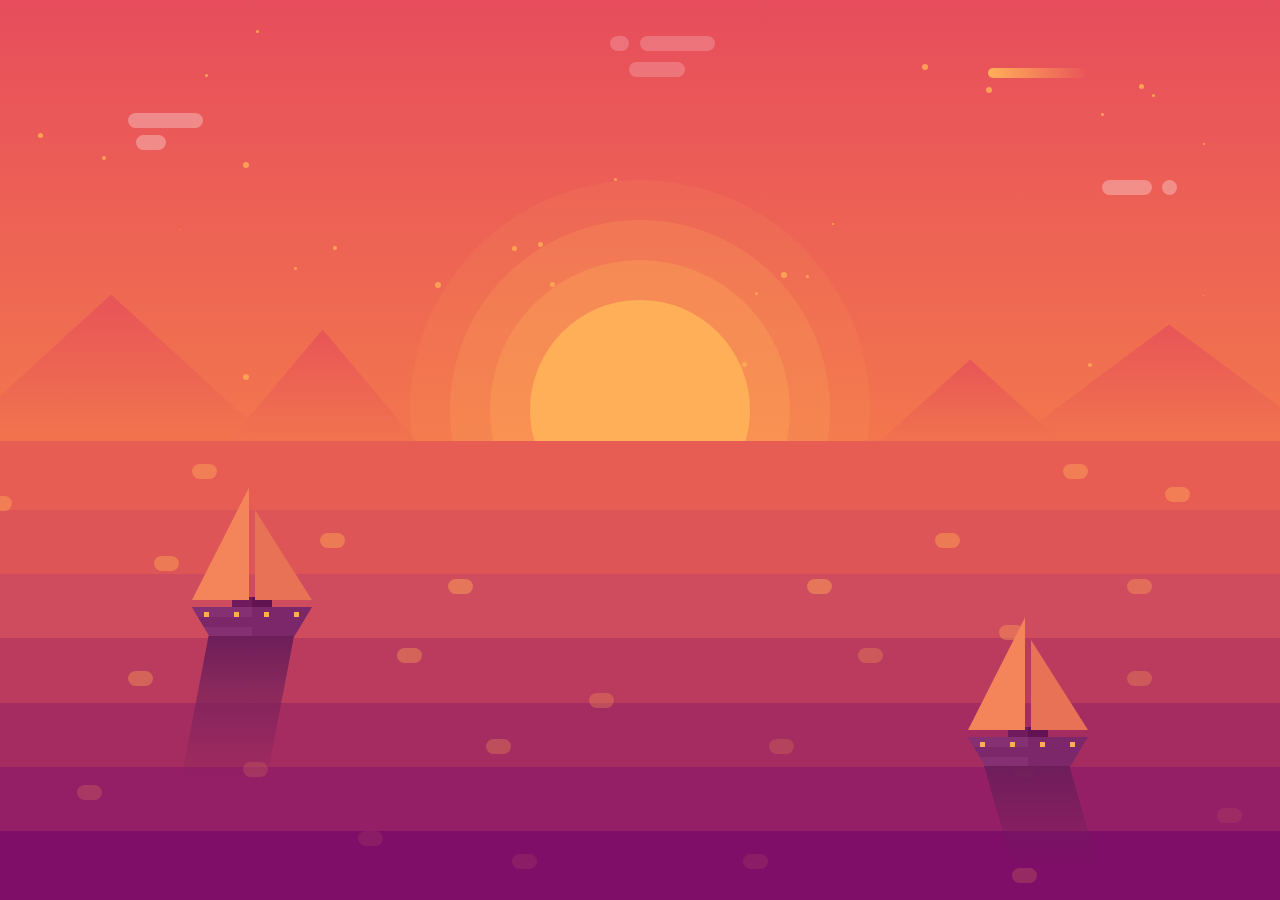
<file: index.html>
<html lang="en">
<head>
    <meta charset="UTF-8">
    <meta name="viewport" content="width=, initial-scale=1.0">
    <title>Document</title>
    <link rel="stylesheet" href="style.css">
</head>
<body>
     
    <div class="top">
        <div class="stars">
            <div class="star"></div>
            <div class="star"></div>
            <div class="star"></div>
            <div class="star"></div>            
            <div class="star"></div>            
            <div class="star"></div>            
            <div class="star"></div>            
            <div class="star"></div>            
            <div class="star"></div>            
            <div class="star"></div>            
            <div class="star"></div>            
            <div class="star"></div>            
            <div class="star"></div>            
            <div class="star"></div>            
            <div class="star"></div>            
            <div class="star"></div>
            <div class="star"></div>
            <div class="star"></div>
            <div class="star"></div>
            <div class="star"></div>
            <div class="star"></div>
            <div class="star"></div>
            <div class="star"></div>
            <div class="star"></div>
            <div class="star"></div>
            <div class="star"></div>
            <div class="star"></div>
            <div class="star"></div>
            <div class="star"></div>          
        </div>
        <div class="shooting-star"></div>
        <div class="clouds">
            <div class="cloud"></div>
            <div class="cloud"></div>
            <div class="cloud"></div>
        </div>
        <div class="sun">
            <div class="sun-glow-1"></div>
            <div class="sun-glow-2"></div>
            <div class="sun-glow-3"></div>
        </div>
        <div class="pyramids">
            <div class="pyramid"></div>
            <div class="pyramid"></div>
            <div class="pyramid"></div>
            <div class="pyramid"></div>
        </div>
</div>
<div class="bottom">
    <div class="boat">
        <div class="boat-bottom">
            <div class="squares">
                <div class="square"></div>
                <div class="square"></div>
                <div class="square"></div>
                <div class="square"></div>
            </div>
        </div>
        <div class="boat-behind"></div>
        <div class="boat-top-left"></div>
        <div class="boat-top-right"></div>
    </div>
    <div class="boat">
        <div class="boat-bottom">
            <div class="squares">
                <div class="square"></div>
                <div class="square"></div>
                <div class="square"></div>
                <div class="square"></div>
            </div>
        </div>
        <div class="boat-behind"></div>
        <div class="boat-top-left"></div>
        <div class="boat-top-right"></div>
    </div>
    <div class="main-sun-relection">
        <div class="reflection-shape"></div>
        <div class="reflection-shape"></div>
        <div class="reflection-shape"></div>
        <div class="reflection-shape"></div>
        <div class="reflection-shape"></div>
        <div class="reflection-shape"></div>
        <div class="reflection-shape"></div>
        <div class="reflection-shape"></div>
        <div class="reflection-shape"></div>
        <div class="reflection-shape"></div>
        <div class="reflection-shape"></div>
        <div class="reflection-shape"></div>
        <div class="reflection-shape"></div>
        <div class="reflection-shape"></div>
        <div class="reflection-shape"></div>
        <div class="reflection-shape"></div>
        <div class="reflection-shape"></div>
        <div class="reflection-shape"></div>
        <div class="reflection-shape"></div>
        <div class="reflection-shape"></div>       
    </div>
    <div class="small-sun-reflections">
         <div class="reflection"></div>
         <div class="reflection"></div>
         <div class="reflection"></div>
         <div class="reflection"></div>
         <div class="reflection"></div>
         <div class="reflection"></div>
         <div class="reflection"></div>
         <div class="reflection"></div>
         <div class="reflection"></div>
         <div class="reflection"></div>
         <div class="reflection"></div>
         <div class="reflection"></div>
         <div class="reflection"></div>
         <div class="reflection"></div>
         <div class="reflection"></div>
         <div class="reflection"></div>
         <div class="reflection"></div>
         <div class="reflection"></div>
         <div class="reflection"></div>
         <div class="reflection"></div>
         <div class="reflection"></div>
         <div class="reflection"></div>
         <div class="reflection"></div>
         <div class="reflection"></div>
         <div class="reflection"></div>
         <div class="reflection"></div>       
    </div>

</div>
</body>
</html>
</file>
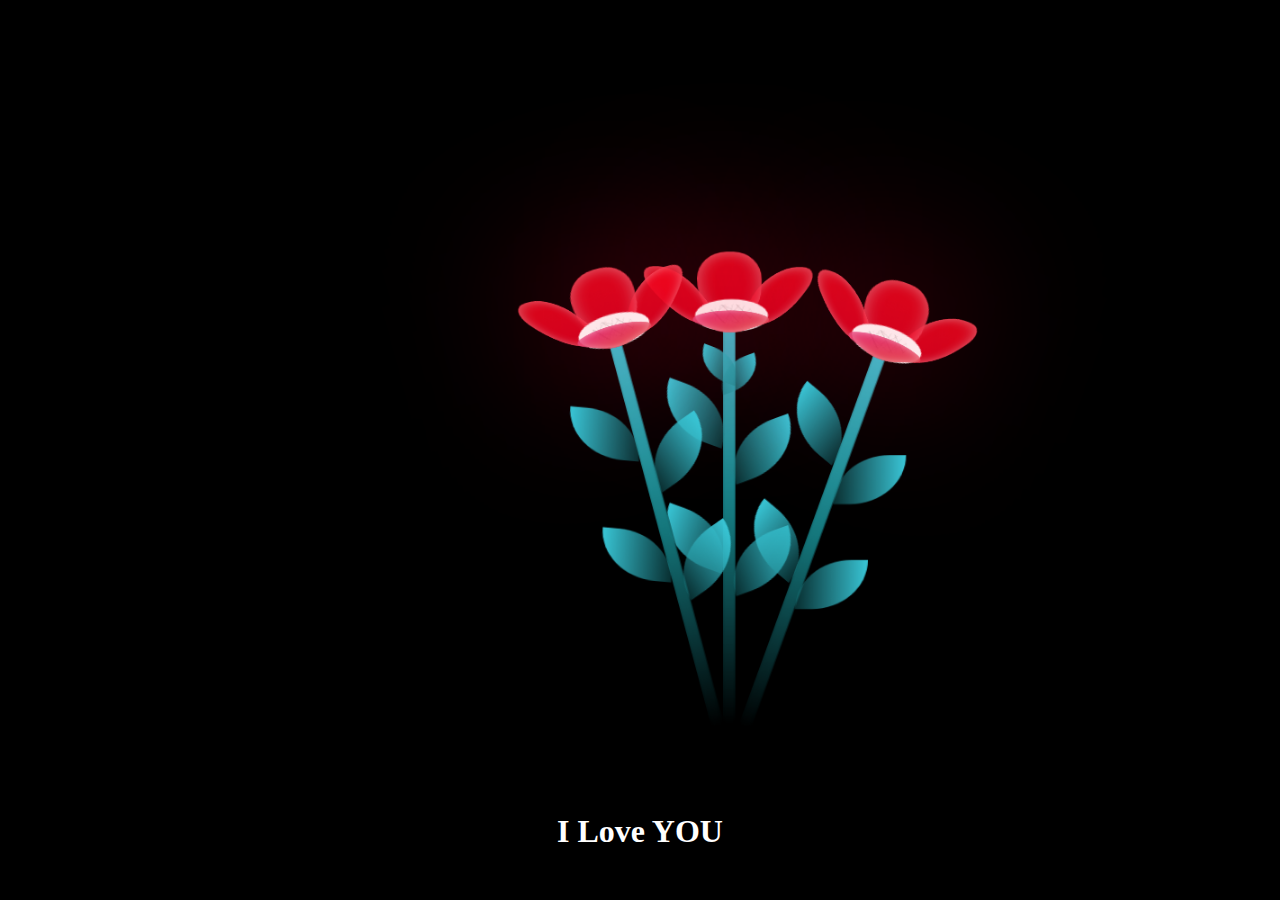
<file: floweer/index.html>
<!DOCTYPE html>
<html lang="en">
<head>
    <meta charset="UTF-8">
    <meta http-equiv="X-UA-Compatible" content="IE=edge">
    <meta name="viewport" content="width=device-width, initial-scale=1.0">
    <link rel="stylesheet" href="style.css">
    <script src="main.js" type="text/javascript"></script><title>Flowers</title>
</head>
    
<body class="not-loaded">
  <h1>I Love YOU </h1>
    <div class="night"></div>
    <div class="flowers">
      <div class="flower flower--1">
        <div class="flower__leafs flower__leafs--1">
          <div class="flower__leaf flower__leaf--1"></div>
          <div class="flower__leaf flower__leaf--2"></div>
          <div class="flower__leaf flower__leaf--3"></div>
          <div class="flower__leaf flower__leaf--4"></div>
          <div class="flower__white-circle"></div>
  
          <div class="flower__light flower__light--1"></div>
          <div class="flower__light flower__light--2"></div>
          <div class="flower__light flower__light--3"></div>
          <div class="flower__light flower__light--4"></div>
          <div class="flower__light flower__light--5"></div>
          <div class="flower__light flower__light--6"></div>
          <div class="flower__light flower__light--7"></div>
          <div class="flower__light flower__light--8"></div>
  
        </div>
        <div class="flower__line">
          <div class="flower__line__leaf flower__line__leaf--1"></div>
          <div class="flower__line__leaf flower__line__leaf--2"></div>
          <div class="flower__line__leaf flower__line__leaf--3"></div>
          <div class="flower__line__leaf flower__line__leaf--4"></div>
          <div class="flower__line__leaf flower__line__leaf--5"></div>
          <div class="flower__line__leaf flower__line__leaf--6"></div>
        </div>
      </div>
  
      <div class="flower flower--2">
        <div class="flower__leafs flower__leafs--2">
          <div class="flower__leaf flower__leaf--1"></div>
          <div class="flower__leaf flower__leaf--2"></div>
          <div class="flower__leaf flower__leaf--3"></div>
          <div class="flower__leaf flower__leaf--4"></div>
          <div class="flower__white-circle"></div>
  
          <div class="flower__light flower__light--1"></div>
          <div class="flower__light flower__light--2"></div>
          <div class="flower__light flower__light--3"></div>
          <div class="flower__light flower__light--4"></div>
          <div class="flower__light flower__light--5"></div>
          <div class="flower__light flower__light--6"></div>
          <div class="flower__light flower__light--7"></div>
          <div class="flower__light flower__light--8"></div>
  
        </div>
        <div class="flower__line">
          <div class="flower__line__leaf flower__line__leaf--1"></div>
          <div class="flower__line__leaf flower__line__leaf--2"></div>
          <div class="flower__line__leaf flower__line__leaf--3"></div>
          <div class="flower__line__leaf flower__line__leaf--4"></div>
        </div>
      </div>
  
      <div class="flower flower--3">
        <div class="flower__leafs flower__leafs--3">
          <div class="flower__leaf flower__leaf--1"></div>
          <div class="flower__leaf flower__leaf--2"></div>
          <div class="flower__leaf flower__leaf--3"></div>
          <div class="flower__leaf flower__leaf--4"></div>
          <div class="flower__white-circle"></div>
  
          <div class="flower__light flower__light--1"></div>
          <div class="flower__light flower__light--2"></div>
          <div class="flower__light flower__light--3"></div>
          <div class="flower__light flower__light--4"></div>
          <div class="flower__light flower__light--5"></div>
          <div class="flower__light flower__light--6"></div>
          <div class="flower__light flower__light--7"></div>
          <div class="flower__light flower__light--8"></div>
  
        </div>
        <div class="flower__line">
          <div class="flower__line__leaf flower__line__leaf--1"></div>
          <div class="flower__line__leaf flower__line__leaf--2"></div>
          <div class="flower__line__leaf flower__line__leaf--3"></div>
          <div class="flower__line__leaf flower__line__leaf--4"></div>
        </div>
      </div>
  
      <div class="grow-ans" style="--d:1.2s">
        <div class="flower__g-long">
          <div class="flower__g-long__top"></div>
          <div class="flower__g-long__bottom"></div>
        </div>
      </div>
  
      <div class="growing-grass">
        <div class="flower__grass flower__grass--1">
          <div class="flower__grass--top"></div>
          <div class="flower__grass--bottom"></div>
          <div class="flower__grass__leaf flower__grass__leaf--1"></div>
          <div class="flower__grass__leaf flower__grass__leaf--2"></div>
          <div class="flower__grass__leaf flower__grass__leaf--3"></div>
          <div class="flower__grass__leaf flower__grass__leaf--4"></div>
          <div class="flower__grass__leaf flower__grass__leaf--5"></div>
          <div class="flower__grass__leaf flower__grass__leaf--6"></div>
          <div class="flower__grass__leaf flower__grass__leaf--7"></div>
          <div class="flower__grass__leaf flower__grass__leaf--8"></div>
          <div class="flower__grass__overlay"></div>
        </div>
      </div>
  
      <div class="growing-grass">
        <div class="flower__grass flower__grass--2">
          <div class="flower__grass--top"></div>
          <div class="flower__grass--bottom"></div>
          <div class="flower__grass__leaf flower__grass__leaf--1"></div>
          <div class="flower__grass__leaf flower__grass__leaf--2"></div>
          <div class="flower__grass__leaf flower__grass__leaf--3"></div>
          <div class="flower__grass__leaf flower__grass__leaf--4"></div>
          <div class="flower__grass__leaf flower__grass__leaf--5"></div>
          <div class="flower__grass__leaf flower__grass__leaf--6"></div>
          <div class="flower__grass__leaf flower__grass__leaf--7"></div>
          <div class="flower__grass__leaf flower__grass__leaf--8"></div>
          <div class="flower__grass__overlay"></div>
        </div>
      </div>
  
      <div class="grow-ans" style="--d:2.4s">
        <div class="flower__g-right flower__g-right--1">
          <div class="leaf"></div>
        </div>
      </div>
  
      <div class="grow-ans" style="--d:2.8s">
        <div class="flower__g-right flower__g-right--2">
          <div class="leaf"></div>
        </div>
      </div>
  
      <div class="grow-ans" style="--d:2.8s">
        <div class="flower__g-front">
          <div class="flower__g-front__leaf-wrapper flower__g-front__leaf-wrapper--1">
            <div class="flower__g-front__leaf"></div>
          </div>
          <div class="flower__g-front__leaf-wrapper flower__g-front__leaf-wrapper--2">
            <div class="flower__g-front__leaf"></div>
          </div>
          <div class="flower__g-front__leaf-wrapper flower__g-front__leaf-wrapper--3">
            <div class="flower__g-front__leaf"></div>
          </div>
          <div class="flower__g-front__leaf-wrapper flower__g-front__leaf-wrapper--4">
            <div class="flower__g-front__leaf"></div>
          </div>
          <div class="flower__g-front__leaf-wrapper flower__g-front__leaf-wrapper--5">
            <div class="flower__g-front__leaf"></div>
          </div>
          <div class="flower__g-front__leaf-wrapper flower__g-front__leaf-wrapper--6">
            <div class="flower__g-front__leaf"></div>
          </div>
          <div class="flower__g-front__leaf-wrapper flower__g-front__leaf-wrapper--7">
            <div class="flower__g-front__leaf"></div>
          </div>
          <div class="flower__g-front__leaf-wrapper flower__g-front__leaf-wrapper--8">
            <div class="flower__g-front__leaf"></div>
          </div>
          <div class="flower__g-front__line"></div>
        </div>
      </div>
  
      <div class="grow-ans" style="--d:3.2s">
        <div class="flower__g-fr">
          <div class="leaf"></div>
          <div class="flower__g-fr__leaf flower__g-fr__leaf--1"></div>
          <div class="flower__g-fr__leaf flower__g-fr__leaf--2"></div>
          <div class="flower__g-fr__leaf flower__g-fr__leaf--3"></div>
          <div class="flower__g-fr__leaf flower__g-fr__leaf--4"></div>
          <div class="flower__g-fr__leaf flower__g-fr__leaf--5"></div>
          <div class="flower__g-fr__leaf flower__g-fr__leaf--6"></div>
          <div class="flower__g-fr__leaf flower__g-fr__leaf--7"></div>
          <div class="flower__g-fr__leaf flower__g-fr__leaf--8"></div>
        </div>
      </div>
  
      <div class="long-g long-g--0">
        <div class="grow-ans" style="--d:3s">
          <div class="leaf leaf--0"></div>
        </div>
        <div class="grow-ans" style="--d:2.2s">
          <div class="leaf leaf--1"></div>
        </div>
        <div class="grow-ans" style="--d:3.4s">
          <div class="leaf leaf--2"></div>
        </div>
        <div class="grow-ans" style="--d:3.6s">
          <div class="leaf leaf--3"></div>
        </div>
      </div>
  
      <div class="long-g long-g--1">
        <div class="grow-ans" style="--d:3.6s">
          <div class="leaf leaf--0"></div>
        </div>
        <div class="grow-ans" style="--d:3.8s">
          <div class="leaf leaf--1"></div>
        </div>
        <div class="grow-ans" style="--d:4s">
          <div class="leaf leaf--2"></div>
        </div>
        <div class="grow-ans" style="--d:4.2s">
          <div class="leaf leaf--3"></div>
        </div>
      </div>
  
      <div class="long-g long-g--2">
        <div class="grow-ans" style="--d:4s">
          <div class="leaf leaf--0"></div>
        </div>
        <div class="grow-ans" style="--d:4.2s">
          <div class="leaf leaf--1"></div>
        </div>
        <div class="grow-ans" style="--d:4.4s">
          <div class="leaf leaf--2"></div>
        </div>
        <div class="grow-ans" style="--d:4.6s">
          <div class="leaf leaf--3"></div>
        </div>
      </div>
  
      <div class="long-g long-g--3">
        <div class="grow-ans" style="--d:4s">
          <div class="leaf leaf--0"></div>
        </div>
        <div class="grow-ans" style="--d:4.2s">
          <div class="leaf leaf--1"></div>
        </div>
        <div class="grow-ans" style="--d:3s">
          <div class="leaf leaf--2"></div>
        </div>
        <div class="grow-ans" style="--d:3.6s">
          <div class="leaf leaf--3"></div>
        </div>
      </div>
  
      <div class="long-g long-g--4">
        <div class="grow-ans" style="--d:4s">
          <div class="leaf leaf--0"></div>
        </div>
        <div class="grow-ans" style="--d:4.2s">
          <div class="leaf leaf--1"></div>
        </div>
        <div class="grow-ans" style="--d:3s">
          <div class="leaf leaf--2"></div>
        </div>
        <div class="grow-ans" style="--d:3.6s">
          <div class="leaf leaf--3"></div>
        </div>
      </div>
  
      <div class="long-g long-g--5">
        <div class="grow-ans" style="--d:4s">
          <div class="leaf leaf--0"></div>
        </div>
        <div class="grow-ans" style="--d:4.2s">
          <div class="leaf leaf--1"></div>
        </div>
        <div class="grow-ans" style="--d:3s">
          <div class="leaf leaf--2"></div>
        </div>
        <div class="grow-ans" style="--d:3.6s">
          <div class="leaf leaf--3"></div>
        </div>
      </div>
  
      <div class="long-g long-g--6">
        <div class="grow-ans" style="--d:4.2s">
          <div class="leaf leaf--0"></div>
        </div>
        <div class="grow-ans" style="--d:4.4s">
          <div class="leaf leaf--1"></div>
        </div>
        <div class="grow-ans" style="--d:4.6s">
          <div class="leaf leaf--2"></div>
        </div>
        <div class="grow-ans" style="--d:4.8s">
          <div class="leaf leaf--3"></div>
        </div>
      </div>
  
      <div class="long-g long-g--7">
        <div class="grow-ans" style="--d:3s">
          <div class="leaf leaf--0"></div>
        </div>
        <div class="grow-ans" style="--d:3.2s">
          <div class="leaf leaf--1"></div>
        </div>
        <div class="grow-ans" style="--d:3.5s">
          <div class="leaf leaf--2"></div>
        </div>
        <div class="grow-ans" style="--d:3.6s">
          <div class="leaf leaf--3"></div>
        </div>
      </div>
    </div>
</body>
</html>
</file>
<file: style.css>
body {
  margin: 0;
  height: 100vh;
  overflow: hidden;
}
* {
  position: absolute;
}
*:before, *:after {
  content: '';
  position: absolute;
}
.top {
  width: 100vw;
  background: rgba(231, 77, 92, 1);
  background: -moz-linear-gradient(top, rgba(231, 77, 92, 1) 0%, rgba(243, 119, 77, 1) 100%);
  background: -webkit-gradient(left top, left bottom, color-stop(0%, rgba(231, 77, 92, 1)), color-stop(100%, rgba(243, 119, 77, 1)));
  background: -webkit-linear-gradient(top, rgba(231, 77, 92, 1) 0%, rgba(243, 119, 77, 1) 100%);
  background: -o-linear-gradient(top, rgba(231, 77, 92, 1) 0%, rgba(243, 119, 77, 1) 100%);
  background: -ms-linear-gradient(top, rgba(231, 77, 92, 1) 0%, rgba(243, 119, 77, 1) 100%);
  background: linear-gradient(to bottom, rgba(231, 77, 92, 1) 0%, rgba(243, 119, 77, 1) 100%);
  filter: progid:DXImageTransform.Microsoft.gradient(startColorstr='#e74d5c', endColorstr='#f3774d', GradientType=0);
  height: 50vh;
  top: 0;
  left: 0;
  z-index: 1;
}
.bottom {
  width: 100vw;
  background-color: #7e0e68;
  height: 51vh;
  bottom: 0;
  z-index: 2;
  overflow: hidden;
}
.stars {
  top: 0;
  left: 0;
  right: 0;
  margin: auto;
  height: 100%;
  z-index: -1;
}
.stars > * {
  border-radius: 50px;
  background-color: rgba(252, 160, 84, 1);
  animation: twinkle 5s infinite;
  transition-timing-function: ease-in-out;
}
.stars .star:nth-of-type(1) {
  top: 94px;
  left: 90vw;
  width: 3px;
  height: 3px;
  animation-delay: 5s;
}
.stars .star:nth-of-type(2) {
  top: 30px;
  left: 20vw;
  width: 3px;
  height: 3px;
  animation-delay: 3s;
}
.stars .star:nth-of-type(3) {
  top: 229px;
  left: 14vw;
  width: 1px;
  height: 1px;
  animation-delay: 1s;
}
.stars .star:nth-of-type(4) {
  top: 267px;
  left: 23vw;
  width: 3px;
  height: 3px;
  animation-delay: 3s;
}
.stars .star:nth-of-type(5) {
  top: 74px;
  left: 16vw;
  width: 3px;
  height: 3px;
  animation-delay: 4s;
}
.stars .star:nth-of-type(6) {
  top: 282px;
  left: 34vw;
  width: 6px;
  height: 6px;
  animation-delay: 3s;
}
.stars .star:nth-of-type(7) {
  top: 162px;
  left: 19vw;
  width: 6px;
  height: 6px;
  animation-delay: 1s;
}
.stars .star:nth-of-type(8) {
  top: 133px;
  left: 3vw;
  width: 5px;
  height: 5px;
  animation-delay: 3s;
}
.stars .star:nth-of-type(9) {
  top: 374px;
  left: 19vw;
  width: 6px;
  height: 6px;
  animation-delay: 5s;
}
.stars .star:nth-of-type(10) {
  top: 275px;
  left: 63vw;
  width: 3px;
  height: 3px;
  animation-delay: 4s;
}
.stars .star:nth-of-type(11) {
  top: 362px;
  left: 58vw;
  width: 5px;
  height: 5px;
  animation-delay: 4s;
}
.stars .star:nth-of-type(12) {
  top: 246px;
  left: 40vw;
  width: 5px;
  height: 5px;
  animation-delay: 5s;
}
.stars .star:nth-of-type(13) {
  top: 246px;
  left: 26vw;
  width: 4px;
  height: 4px;
  animation-delay: 3s;
}
.stars .star:nth-of-type(14) {
  top: 272px;
  left: 61vw;
  width: 6px;
  height: 6px;
  animation-delay: 4s;
}
.stars .star:nth-of-type(15) {
  top: 363px;
  left: 85vw;
  width: 4px;
  height: 4px;
  animation-delay: 2s;
}
.stars .star:nth-of-type(16) {
  top: 143px;
  left: 94vw;
  width: 2px;
  height: 2px;
  animation-delay: 4s;
}
.stars .star:nth-of-type(17) {
  top: 223px;
  left: 65vw;
  width: 2px;
  height: 2px;
  animation-delay: 3s;
}
.stars .star:nth-of-type(18) {
  top: 295px;
  left: 94vw;
  width: 1px;
  height: 1px;
  animation-delay: 3s;
}
.stars .star:nth-of-type(19) {
  top: 84px;
  left: 89vw;
  width: 5px;
  height: 5px;
  animation-delay: 3s;
}
.stars .star:nth-of-type(20) {
  top: 395px;
  left: 5vw;
  width: 1px;
  height: 1px;
  animation-delay: 1s;
}
.stars .star:nth-of-type(21) {
  top: 178px;
  left: 48vw;
  width: 3px;
  height: 3px;
  animation-delay: 4s;
}
.stars .star:nth-of-type(22) {
  top: 292px;
  left: 59vw;
  width: 3px;
  height: 3px;
  animation-delay: 3s;
}
.stars .star:nth-of-type(23) {
  top: 156px;
  left: 8vw;
  width: 4px;
  height: 4px;
  animation-delay: 4s;
}
.stars .star:nth-of-type(24) {
  top: 282px;
  left: 43vw;
  width: 5px;
  height: 5px;
  animation-delay: 4s;
}
.stars .star:nth-of-type(25) {
  top: 242px;
  left: 42vw;
  width: 5px;
  height: 5px;
  animation-delay: 1s;
}
.stars .star:nth-of-type(26) {
  top: 64px;
  left: 72vw;
  width: 6px;
  height: 6px;
  animation-delay: 2s;
}
.stars .star:nth-of-type(27) {
  top: 358px;
  left: 45vw;
  width: 2px;
  height: 2px;
  animation-delay: 5s;
}
.stars .star:nth-of-type(28) {
  top: 87px;
  left: 77vw;
  width: 6px;
  height: 6px;
  animation-delay: 3s;
}
.stars .star:nth-of-type(29) {
  top: 113px;
  left: 86vw;
  width: 3px;
  height: 3px;
  animation-delay: 5s;
}
.stars .star:nth-of-type(30) {
  top: 86px;
  left: 71vw;
  width: 1px;
  height: 1px;
  animation-delay: 2s;
}
.stars .star:nth-of-type(31) {
  top: 105px;
  left: 100vw;
  width: 1px;
  height: 1px;
  animation-delay: 5s;
}
.stars .star:nth-of-type(32) {
  top: 32px;
  left: 11vw;
  width: 6px;
  height: 6px;
  animation-delay: 1s;
}
.stars .star:nth-of-type(33) {
  top: 70px;
  left: 52vw;
  width: 4px;
  height: 4px;
  animation-delay: 5s;
}
.stars .star:nth-of-type(34) {
  top: 284px;
  left: 20vw;
  width: 4px;
  height: 4px;
  animation-delay: 1s;
}
.stars .star:nth-of-type(35) {
  top: 343px;
  left: 46vw;
  width: 6px;
  height: 6px;
  animation-delay: 1s;
}
.stars .star:nth-of-type(36) {
  top: 276px;
  left: 34vw;
  width: 3px;
  height: 3px;
  animation-delay: 2s;
}
.stars .star:nth-of-type(37) {
  top: 52px;
  left: 6vw;
  width: 4px;
  height: 4px;
  animation-delay: 3s;
}
.stars .star:nth-of-type(38) {
  top: 237px;
  left: 94vw;
  width: 2px;
  height: 2px;
  animation-delay: 4s;
}
.stars .star:nth-of-type(39) {
  top: 316px;
  left: 4vw;
  width: 3px;
  height: 3px;
  animation-delay: 1s;
}
.stars .star:nth-of-type(40) {
  top: 27px;
  left: 37vw;
  width: 4px;
  height: 4px;
  animation-delay: 3s;
}
@keyframes twinkle {
  0% {
    opacity: 1;
 }
  50% {
    opacity: 0.3;
 }
  100% {
    opacity: 1;
 }
}
.shooting-star {
  background-color: #ffb058;
  background: linear-gradient(to right, #ffb058 0%, transparent 100%);
  width: 100px;
  height: 10px;
  border-radius: 200px;
  right: 15%;
  top: 15%;
  animation: shooting-star 8s infinite;
}
@keyframes shooting-star {
  0% {
    transform: translate(0, 0) rotate(-30deg) scale(0.8);
    opacity: 1;
 }
  25% {
    transform: translate(-50px, 50px) rotate(-30deg) scale(0.8);
    opacity: 0;
 }
  100% {
    transform: translate(0, 0) rotate(-30deg) scale(0.8);
    opacity: 0;
 }
}
.sun {
  width: 220px;
  height: 220px;
  left: 0;
  right: 0;
  margin: auto;
  bottom: -70px;
  background-color: #ffb058;
  border-radius: 50%;
}
.sun-glow-1 {
  background-color: rgba(255, 176, 88, 0.3);
  height: 300px;
  width: 300px;
  border-radius: 50%;
  top: -40px;
  left: -40px;
  z-index: 2;
}
.sun-glow-2 {
  background-color: rgba(255, 176, 88, 0.2);
  height: 380px;
  width: 380px;
  border-radius: 50%;
  top: -80px;
  left: -80px;
  z-index: 1;
}
.sun-glow-3 {
  background-color: rgba(255, 176, 88, 0.1);
  height: 460px;
  width: 460px;
  border-radius: 50%;
  top: -120px;
  left: -120px;
  z-index: -1;
}
.pyramid {
  -webkit-clip-path: polygon(50% 0, 0% 100%, 100% 100%);
  clip-path: polygon(50% 0, 0% 100%, 100% 100%);
  background: rgba(231, 77, 92, 1);
  background: linear-gradient(to bottom, #e54c5b 0%, #f3784d 100%);
}
.pyramids {
  width: 100%;
  height: 100%;
  bottom: -1%;
  z-index: 2;
  opacity: 0.7;
}
.pyramid:nth-of-type(1) {
  bottom: 0;
  height: 160px;
  width: 350px;
  left: -5%;
}
.pyramid:nth-of-type(2) {
  bottom: 0;
  height: 125px;
  width: 210px;
  left: 17%;
}
.pyramid:nth-of-type(3) {
  bottom: 0;
  height: 130px;
  width: 350px;
  right: -5%;
}
.pyramid:nth-of-type(4) {
  bottom: 0;
  height: 95px;
  width: 210px;
  right: 16%;
}
.clouds {
  width: 100%;
  height: 100%;
  animation: clouds 180s infinite linear;
}
.clouds *, .clouds *:after, .clouds *:before {
  border-radius: 50px;
}
.cloud {
  background-color: rgba(255, 255, 255, 0.3);
  width: 75px;
  height: 15px;
  border-radius: 50px;
  z-index: 99;
}
.cloud:nth-of-type(1) {
  top: 25%;
  left: 10%;
}
.cloud:nth-of-type(1):after {
  background-color: rgba(255, 255, 255, 0.3);
  top: 150%;
  left: 10%;
  width: 40%;
  height: 100%;
}
.cloud:nth-of-type(2) {
  top: 8%;
  left: 50%;
  background-color: rgba(255, 255, 255, 0.2);
}
.cloud:nth-of-type(2):after {
  background-color: rgba(255, 255, 255, 0.2);
  top: 0%;
  left: -40%;
  width: 25%;
  height: 100%;
}
.cloud:nth-of-type(2):before {
  background-color: rgba(255, 255, 255, 0.2);
  top: 175%;
  left: -15%;
  width: 75%;
  height: 100%;
}
.cloud:nth-of-type(3) {
  right: 10%;
  top: 40%;
  width: 50px;
  background-color: rgba(255, 255, 255, 0.3);
}
.cloud:nth-of-type(3):after {
  background-color: rgba(255, 255, 255, 0.3);
  top: 0%;
  right: -50%;
  width: 30%;
  height: 100%;
}
@keyframes clouds {
  0% {
    transform: translatex(0%);
 }
  100% {
    transform: translateX(100%);
 }
}
.bottom {
  background: linear-gradient(to top, #7e0e68 0%, #7e0e68 15%, #951f66 15%, #951f66 29%, #a52c60 29%, #a52c60 43%, #ba3b5e 43%, #ba3b5e 57%, #cf4c5e 57%, #cf4c5e 71%, #dd5556 71%, #dd5556 85%, #e75d54 85%, #e75d54 100%);
}
.main-sun-reflection {
  top: 0;
  left: 0;
  right: 0;
  margin: auto;
  height: 100%;
  z-index: 2;
}
.main-sun-reflection > * {
  border-radius: 50px;
  height: 5%;
  top: 0;
  left: 0;
  right: 0;
  margin: auto;
}
.main-sun-reflection .reflection-shape:nth-of-type(1) {
  background-color: #fca054;
  width: 35%;
}
.main-sun-reflection .reflection-shape:nth-of-type(2) {
  background-color: #fca054;
  width: 10%;
  top: 5%;
}
.main-sun-reflection .reflection-shape:nth-of-type(3) {
  background-color: #e75d54;
  width: 30%;
  top: 5%;
  left: 30%;
}
.main-sun-reflection .reflection-shape:nth-of-type(4) {
  background-color: #e75d54;
  width: 10%;
  top: 5%;
  left: -13%;
}
.main-sun-reflection .reflection-shape:nth-of-type(5) {
  background-color: #fca054;
  width: 40%;
  top: 10%;
}
.main-sun-reflection .reflection-shape:nth-of-type(6) {
  background-color: #fca054;
  width: 15%;
  top: 15%;
}
.main-sun-reflection .reflection-shape:nth-of-type(7) {
  background-color: #dd5556;
  width: 5%;
  top: 15%;
  z-index: 2;
}
.main-sun-reflection .reflection-shape:nth-of-type(8) {
  background-color: #dd5556;
  width: 10%;
  top: 15%;
  left: -20%;
}
.main-sun-reflection .reflection-shape:nth-of-type(9) {
  background-color: #dd5556;
  width: 10%;
  top: 15%;
  left: 20%;
}
.main-sun-reflection .reflection-shape:nth-of-type(10) {
  background-color: #fca054;
  width: 20%;
  top: 20%;
}
.main-sun-reflection .reflection-shape:nth-of-type(11) {
  background-color: #fca054;
  width: 7%;
  top: 20%;
  left: 30%;
}
.main-sun-reflection .reflection-shape:nth-of-type(12) {
  background-color: #fca054;
  width: 7%;
  top: 24%;
}
.main-sun-reflection .reflection-shape:nth-of-type(13) {
  background-color: #dd5556;
  width: 7%;
  top: 25%;
  height: 4%;
  left: -10%;
}
.main-sun-reflection .reflection-shape:nth-of-type(14) {
  background-color: #dd5556;
  width: 7%;
  top: 25%;
  height: 4%;
  left: 10%;
}
.main-sun-reflection .reflection-shape:nth-of-type(15) {
  background-color: #fca054;
  width: 9%;
  top: 29%;
}
.main-sun-reflection .reflection-shape:nth-of-type(16) {
  background-color: #fca054;
  width: 7%;
  top: 34%;
}
.main-sun-reflection .reflection-shape:nth-of-type(17) {
  background-color: #cf4c5e;
  width: 7%;
  top: 34%;
  left: -9%;
}
.main-sun-reflection .reflection-shape:nth-of-type(18) {
  background-color: #cf4c5e;
  width: 7%;
  top: 34%;
  left: 9%;
}
.main-sun-reflection .reflection-shape:nth-of-type(19) {
  background-color: #fca054;
  width: 7%;
  top: 39%;
}
.main-sun-reflection .reflection-shape:nth-of-type(20) {
  background-color: #fca054;
  width: 3%;
  top: 39%;
  left: 12%;
}
.small-sun-reflections {
  top: 0;
  left: 0;
  right: 0;
  margin: auto;
  height: 100%;
  z-index: 1;
}
.small-sun-reflections > * {
  border-radius: 50px;
  width: 25px;
  height: 15px;
  background-color: rgba(252, 160, 84, 0.5);
  animation: waves 4s infinite;
  transition-timing-function: ease-in-out;
}
.small-sun-reflections .reflection:nth-of-type(1) {
  top: 5%;
  left: 15%;
}
.small-sun-reflections .reflection:nth-of-type(2) {
  top: 12%;
  left: -1%;
}
.small-sun-reflections .reflection:nth-of-type(3) {
  top: 20%;
  left: 25%;
}
.small-sun-reflections .reflection:nth-of-type(4) {
  top: 25%;
  left: 12%;
}
.small-sun-reflections .reflection:nth-of-type(5) {
  top: 30%;
  left: 35%;
}
.small-sun-reflections .reflection:nth-of-type(6) {
  top: 45%;
  left: 31%;
  background-color: rgba(252, 160, 84, 0.4);
}
.small-sun-reflections .reflection:nth-of-type(7) {
  top: 50%;
  left: 10%;
  background-color: rgba(252, 160, 84, 0.4);
}
.small-sun-reflections .reflection:nth-of-type(8) {
  top: 55%;
  left: 46%;
  background-color: rgba(252, 160, 84, 0.3);
}
.small-sun-reflections .reflection:nth-of-type(9) {
  top: 65%;
  left: 38%;
  background-color: rgba(252, 160, 84, 0.3);
}
.small-sun-reflections .reflection:nth-of-type(10) {
  top: 70%;
  left: 19%;
  background-color: rgba(252, 160, 84, 0.2);
}
.small-sun-reflections .reflection:nth-of-type(11) {
  top: 75%;
  left: 6%;
  background-color: rgba(252, 160, 84, 0.2);
}
.small-sun-reflections .reflection:nth-of-type(12) {
  top: 85%;
  left: 28%;
  background-color: rgba(252, 160, 84, 0.1);
}
.small-sun-reflections .reflection:nth-of-type(13) {
  top: 90%;
  left: 40%;
  background-color: rgba(252, 160, 84, 0.1);
}
.small-sun-reflections .reflection:nth-of-type(14) {
  top: 5%;
  right: 15%;
}
.small-sun-reflections .reflection:nth-of-type(15) {
  top: 10%;
  right: 7%;
}
.small-sun-reflections .reflection:nth-of-type(16) {
  top: 20%;
  right: 25%;
}
.small-sun-reflections .reflection:nth-of-type(17) {
  top: 30%;
  right: 35%;
}
.small-sun-reflections .reflection:nth-of-type(18) {
  top: 30%;
  right: 10%;
  background-color: rgba(252, 160, 84, 0.4);
}
.small-sun-reflections .reflection:nth-of-type(19) {
  top: 40%;
  right: 20%;
  background-color: rgba(252, 160, 84, 0.4);
}
.small-sun-reflections .reflection:nth-of-type(20) {
  top: 45%;
  right: 31%;
  background-color: rgba(252, 160, 84, 0.3);
}
.small-sun-reflections .reflection:nth-of-type(21) {
  top: 50%;
  right: 10%;
  background-color: rgba(252, 160, 84, 0.3);
}
.small-sun-reflections .reflection:nth-of-type(22) {
  top: 65%;
  right: 38%;
  background-color: rgba(252, 160, 84, 0.2);
}
.small-sun-reflections .reflection:nth-of-type(23) {
  top: 70%;
  right: 19%;
  background-color: rgba(252, 160, 84, 0.2);
}
.small-sun-reflections .reflection:nth-of-type(24) {
  top: 80%;
  right: 3%;
  background-color: rgba(252, 160, 84, 0.1);
}
.small-sun-reflections .reflection:nth-of-type(25) {
  top: 90%;
  right: 40%;
  background-color: rgba(252, 160, 84, 0.1);
}
.small-sun-reflections .reflection:nth-of-type(26) {
  top: 93%;
  right: 19%;
  background-color: rgba(252, 160, 84, 0.2);
}
@keyframes waves {
  0% {
    transform: translate(0, 0);
 }
  50% {
    transform: translate(-2px, 1px);
 }
  100% {
    transform: translate(0, 0);
 }
}
@keyframes boat {
  0% {
    transform: translate(0, 0) scale(0.8);
 }
  50% {
    transform: translate(-2px, 1px) scale(0.8);
 }
  100% {
    transform: translate(0, 0) scale(0.8);
 }
}
.boat {
  height: 150px;
  width: 120px;
  z-index: 3;
}
.boat:after {
  background-image: linear-gradient(to bottom, #6d1e5a 0%, transparent 100%);
  bottom: -149px;
  width: 95%;
  height: 150px;
  left: -10%;
  -webkit-clip-path: polygon(25% 0%, 100% 0%, 75% 100%, 0% 100%);
  clip-path: polygon(25% 0%, 100% 0%, 75% 100%, 0% 100%);
}
.boat .boat-bottom {
  bottom: 0;
  left: 0;
  -webkit-clip-path: polygon(0 70%, 100% 70%, 85% 100%, 15% 100%);
  clip-path: polygon(0 70%, 100% 70%, 85% 100%, 15% 100%);
  background-color: #7c276a;
  width: 100%;
  height: 100px;
}
.boat .boat-bottom:before {
  left: 0;
  bottom: 0;
  height: 100%;
  width: 50%;
  background-color: #853073;
}
.boat .boat-bottom:after {
  background-color: #7c276a;
  width: 50%;
  height: 10px;
  left: 0;
  bottom: 10px;
}
.boat .boat-bottom .squares {
  width: 100%;
  height: 8px;
  bottom: 20px;
  left: 2px;
}
.boat .boat-bottom .square {
  background-color: #ffad54;
  width: 5px;
  height: 5px;
  bottom: 0px;
}
.boat .boat-bottom .square:nth-of-type(1) {
  left: 10px;
}
.boat .boat-bottom .square:nth-of-type(2) {
  left: 40px;
}
.boat .boat-bottom .square:nth-of-type(3) {
  left: 70px;
}
.boat .boat-bottom .square:nth-of-type(4) {
  left: 100px;
}
.boat .boat-behind {
  width: 40px;
  height: 10px;
  background-color: #621352;
  bottom: 30px;
  left: 40px;
}
.boat .boat-behind:after {
  width: 50%;
  height: 100%;
  left: 0;
  background-color: #711b5f;
}
.boat .boat-top-left {
  background-color: #f4845a;
  -webkit-clip-path: polygon(0% 100%, 50% 0%, 50% 100%);
  clip-path: polygon(0% 100%, 50% 0%, 50% 100%);
  width: 95%;
  height: 75%;
  bottom: 37px;
}
.boat .boat-top-right {
  right: 0%;
  bottom: 37px;
  width: 95%;
  height: 60%;
  background-color: #e87255;
  z-index: 33;
  clip-path: polygon(0% 100%, 50% 0%, 50% 100%);
  transform: scaleX(-1);
}
.boat:nth-of-type(1) {
  left: 15%;
  top: 10%;
  animation: boat 4s infinite ease;
}
.boat:nth-of-type(2) {
  right: 15%;
  bottom: 29%;
  animation: waves 4s infinite ease;
}
.boat:nth-of-type(2):after {
  transform: scaleX(-1);
  left: 13%;
  height: 100px;
  bottom: -99px;
}
</file>
<file: floweer/style.css>
*, *::after, *::before {
  padding: 0;
  margin: 0;
  box-sizing: border-box;
}
:root {
  --dark-color: #000;
}
h1{
  color: white;
}

body {
  display: flex;
  align-items: flex-end;
  justify-content: center;
  min-height: 100vh;
  background-color: var(--dark-color);
  overflow: hidden;
  perspective: 1000px;
  padding: 50px 0;
}
.night {
  position: fixed;
  left: 50%;
  top: 0;
  transform: translateX(-50%);
  width: 100%;
  height: 100%;
  filter: blur(0.1vmin);
}
.flowers {
  position: relative;
  transform: scale(0.9);
}
.flower {
  position: absolute;
  bottom: 10vmin;
  transform-origin: bottom center;
  z-index: 10;
  --fl-speed: 0.8s;
}
.flower--1 {
  animation: moving-flower-1 4s linear infinite;
}
.flower--2 {
  left: 50%;
  transform: rotate(20deg);
  animation: moving-flower-2 4s linear infinite;
}
.flower--3 {
  left: 50%;
  transform: rotate(-15deg);
  animation: moving-flower-3 4s linear infinite;
}
.flower__line {
  height: 55vmin;
  width: 1.5vmin;
  background-image: linear-gradient(to top, transparent 10%, #14757a, #39c6d6);
  box-shadow: inset 0 0 2px rgba(0, 0, 0, 0.5);
  animation: grow-flower-tree 4s backwards;
}
.flower__line__leaf {
  --w: 7vmin;
  --h: calc(var(--w) + 2vmin);
  position: absolute;
  top: 20%;
  left: 90%;
  width: var(--w);
  height: var(--h);
  border-top-right-radius: var(--h);
  border-bottom-left-radius: var(--h);
  background-image: linear-gradient(to top, rgba(20, 117, 122, 0.4), #39c6d6);
}
.flower__line__leaf--1 {
  transform: rotate(70deg) rotateY(30deg);
}
.flower__line__leaf--2 {
  top: 45%;
  transform: rotate(70deg) rotateY(30deg);
}
.flower__line__leaf--3, .flower__line__leaf--4, .flower__line__leaf--6 {
  border-top-right-radius: 0;
  border-bottom-left-radius: 0;
  border-top-left-radius: var(--h);
  border-bottom-right-radius: var(--h);
  left: -460%;
  top: 12%;
  transform: rotate(-70deg) rotateY(30deg);
}
.flower__line__leaf--4 {
  top: 40%;
}
.flower__line__leaf--5 {
  top: 0;
  transform-origin: left;
  transform: rotate(70deg) rotateY(30deg) scale(0.6);
}
.flower__line__leaf--6 {
  top: -2%;
  left: -450%;
  transform-origin: right;
  transform: rotate(-70deg) rotateY(30deg) scale(0.6);
}
.flower__leafs {
  position: relative;
  animation: blooming-flower 2s backwards;
}
.flower__leafs--1 {
  animation-delay: 1.1s;
}
.flower__leafs--2 {
  animation-delay: 1.4s;
}
.flower__leafs--3 {
  animation-delay: 1.7s;
}
.flower__leafs::after {
  content: "";
  position: absolute;
  left: 0;
  top: 0;
  transform: translate(-50%, -100%);
  width: 8vmin;
  height: 8vmin;
  background-color: #f50223;
  filter: blur(10vmin);
}
.flower__leaf {
  position: absolute;
  bottom: 0;
  left: 50%;
  width: 8vmin;
  height: 11vmin;
  border-radius: 51% 49% 47% 53% / 44% 45% 55% 69%;
  background-color: #dc0b27;
  background-image: linear-gradient(to top, #e6001f, #f0061d);
  transform-origin: bottom center;
  opacity: 0.9;
  box-shadow: inset 0 0 2vmin rgba(255, 255, 255, 0.5);
}
.flower__leaf--1 {
  transform: translate(-10%, 1%) rotateY(40deg) rotateX(-50deg);
}
.flower__leaf--2 {
  transform: translate(-50%, -4%) rotateX(40deg);
}
.flower__leaf--3 {
  transform: translate(-90%, 0%) rotateY(45deg) rotateX(50deg);
}
.flower__leaf--4 {
  width: 8vmin;
  height: 8vmin;
  transform-origin: bottom left;
  border-radius: 4vmin 10vmin 4vmin 4vmin;
  transform: translate(0%, 18%) rotateX(70deg) rotate(-43deg);
  background-image: linear-gradient(to top, #de1a2a, #df0954);
  z-index: 1;
  opacity: 0.8;
}
.flower__white-circle {
  position: absolute;
  left: -3.5vmin;
  top: -3vmin;
  width: 9vmin;
  height: 4vmin;
  border-radius: 50%;
  background-color: #fff;
}
.flower__white-circle::after {
  content: "";
  position: absolute;
  left: 50%;
  top: 45%;
  transform: translate(-50%, -50%);
  width: 60%;
  height: 60%;
  border-radius: inherit;
  background-image: repeating-linear-gradient(300deg, rgba(234, 7, 7, 0.03) 0px, rgba(255, 2, 2, 0.03) 1px, transparent 1px, transparent 12px), repeating-linear-gradient(45deg, rgba(0, 0, 0, 0.03) 0px, rgba(0, 0, 0, 0.03) 1px, transparent 1px, transparent 12px), repeating-linear-gradient(67.5deg, rgba(0, 0, 0, 0.03) 0px, rgba(0, 0, 0, 0.03) 1px, transparent 1px, transparent 12px), repeating-linear-gradient(135deg, rgba(0, 0, 0, 0.03) 0px, rgba(0, 0, 0, 0.03) 1px, transparent 1px, transparent 12px), repeating-linear-gradient(45deg, rgba(0, 0, 0, 0.03) 0px, rgba(0, 0, 0, 0.03) 1px, transparent 1px, transparent 12px), repeating-linear-gradient(112.5deg, rgba(0, 0, 0, 0.03) 0px, rgba(0, 0, 0, 0.03) 1px, transparent 1px, transparent 12px), repeating-linear-gradient(112.5deg, rgba(0, 0, 0, 0.03) 0px, rgba(0, 0, 0, 0.03) 1px, transparent 1px, transparent 12px), repeating-linear-gradient(45deg, rgba(0, 0, 0, 0.03) 0px, rgba(0, 0, 0, 0.03) 1px, transparent 1px, transparent 12px), repeating-linear-gradient(22.5deg, rgba(0, 0, 0, 0.03) 0px, rgba(0, 0, 0, 0.03) 1px, transparent 1px, transparent 12px), repeating-linear-gradient(45deg, rgba(0, 0, 0, 0.03) 0px, rgba(0, 0, 0, 0.03) 1px, transparent 1px, transparent 12px), repeating-linear-gradient(22.5deg, rgba(0, 0, 0, 0.03) 0px, rgba(0, 0, 0, 0.03) 1px, transparent 1px, transparent 12px), repeating-linear-gradient(135deg, rgba(0, 0, 0, 0.03) 0px, rgba(0, 0, 0, 0.03) 1px, transparent 1px, transparent 12px), repeating-linear-gradient(45deg, rgba(0, 0, 0, 0.03) 0px, rgba(0, 0, 0, 0.03) 1px, transparent 1px, transparent 12px);
}
.flower__circle {
  position: absolute;
  left: 50%;
  top: 45%;
  transform: translate(-50%, -50%);
  width: 1.5vmin;
  height: 1.5vmin;
  border-radius: inherit;
  background-image: repeating-linear-gradient(300deg, rgba(190, 26, 26, 0.03) 0px, rgba(225, 42, 42, 0.03) 1px, transparent 1px, transparent 12px), repeating-linear-gradient(45deg, rgba(0, 0, 0, 0.03) 0px, rgba(0, 0, 0, 0.03) 1px, transparent 1px, transparent 12px), repeating-linear-gradient(67.5deg, rgba(0, 0, 0, 0.03) 0px, rgba(0, 0, 0, 0.03) 1px, transparent 1px, transparent 12px), repeating-linear-gradient(135deg, rgba(0, 0, 0, 0.03) 0px, rgba(0, 0, 0, 0.03) 1px, transparent 1px, transparent 12px), repeating-linear-gradient(45deg, rgba(0, 0, 0, 0.03) 0px, rgba(0, 0, 0, 0.03) 1px, transparent 1px, transparent 12px), repeating-linear-gradient(112.5deg, rgba(0, 0, 0, 0.03) 0px, rgba(0, 0, 0, 0.03) 1px, transparent 1px, transparent 12px), repeating-linear-gradient(112.5deg, rgba(0, 0, 0, 0.03) 0px, rgba(0, 0, 0, 0.03) 1px, transparent 1px, transparent 12px), repeating-linear-gradient(45deg, rgba(0, 0, 0, 0.03) 0px, rgba(0, 0, 0, 0.03) 1px, transparent 1px, transparent 12px), repeating-linear-gradient(22.5deg, rgba(0, 0, 0, 0.03) 0px, rgba(0, 0, 0, 0.03) 1px, transparent 1px, transparent 12px), repeating-linear-gradient(45deg, rgba(0, 0, 0, 0.03) 0px, rgba(0, 0, 0, 0.03) 1px, transparent 1px, transparent 12px), repeating-linear-gradient(22.5deg, rgba(0, 0, 0, 0.03) 0px, rgba(0, 0, 0, 0.03) 1px, transparent 1px, transparent 12px), repeating-linear-gradient(135deg, rgba(0, 0, 0, 0.03) 0px, rgba(0, 0, 0, 0.03) 1px, transparent 1px, transparent 12px), repeating-linear-gradient(45deg, rgba(0, 0, 0, 0.03) 0px, rgba(0, 0, 0, 0.03) 1px, transparent 1px, transparent 12px);
}
.flower__right::after {
  content: "";
  position: absolute;
  left: 100%;
  top: 50%;
  width: 5vmin;
  height: 3vmin;
  border-radius: 5vmin 5vmin 0 5vmin;
  background-color: rgba(255, 255, 255, 0.2);
  transform: translate(-50%, -50%) rotate(30deg);
}
@keyframes moving-flower-1 {
  0% {
    transform: rotate(0deg);
 }
  50% {
    transform: rotate(3deg);
 }
  100% {
    transform: rotate(0deg);
 }
}
@keyframes moving-flower-2 {
  0% {
    transform: rotate(0deg);
 }
  50% {
    transform: rotate(-3deg);
 }
  100% {
    transform: rotate(0deg);
 }
}
@keyframes moving-flower-3 {
  0% {
    transform: rotate(0deg);
 }
  50% {
    transform: rotate(3deg);
 }
  100% {
    transform: rotate(0deg);
 }
}
@keyframes grow-flower-tree {
  0% {
    height: 0;
 }
  100% {
    height: 55vmin;
 }
}
@keyframes blooming-flower {
  0% {
    transform: scale(0);
 }
  100% {
    transform: scale(1);
 }
}
</file>
